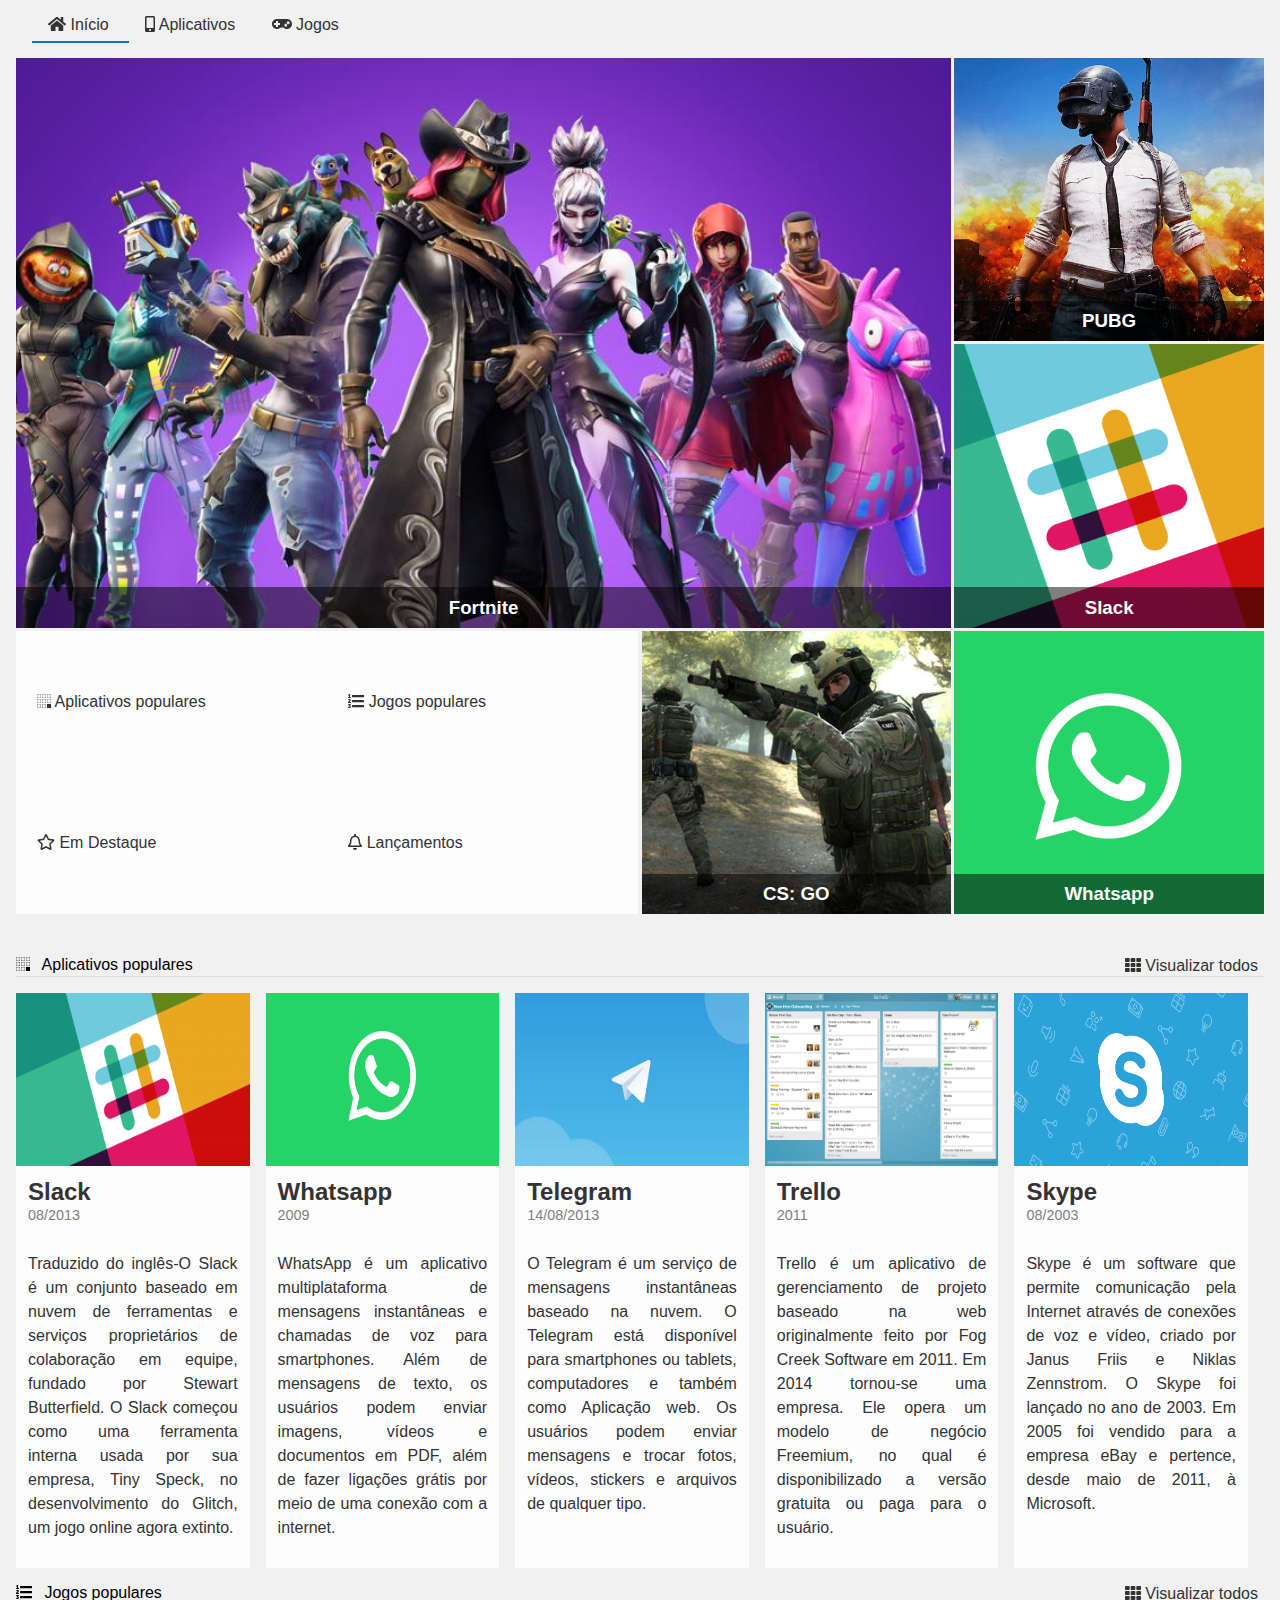
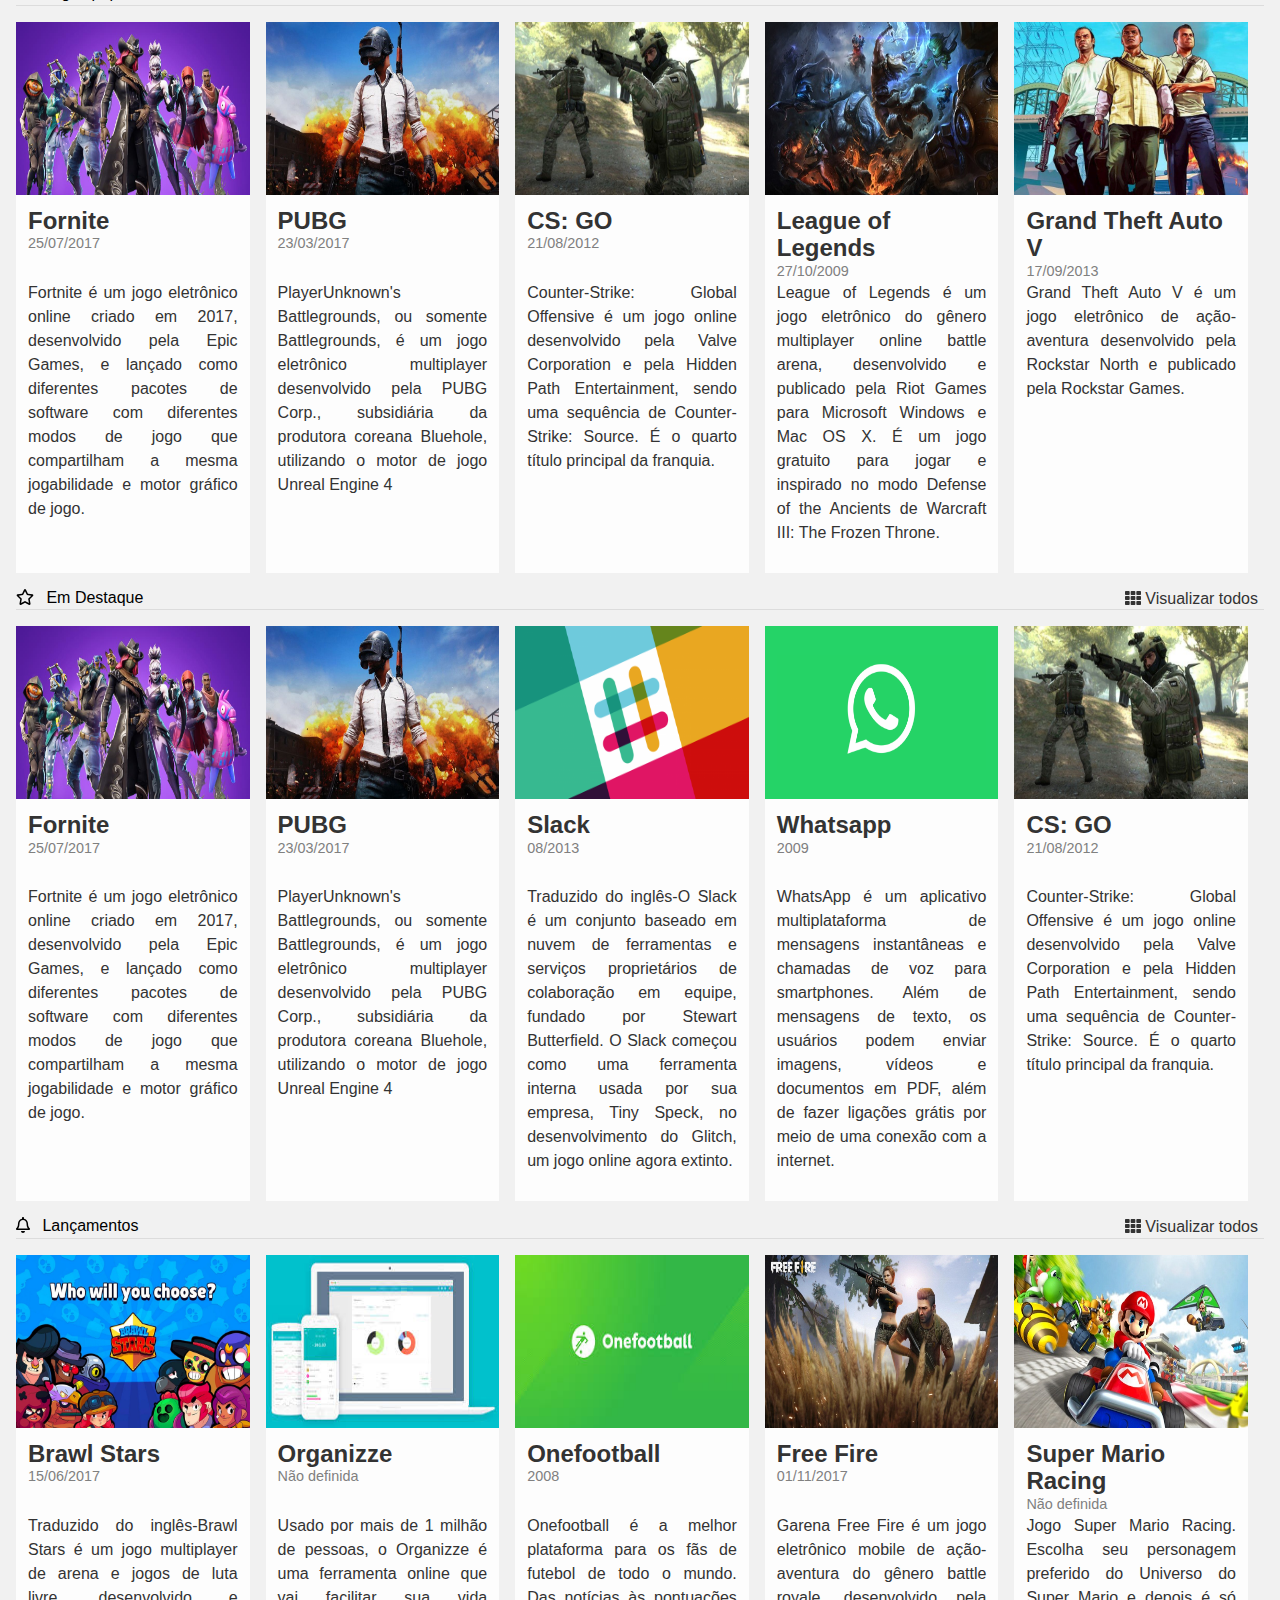
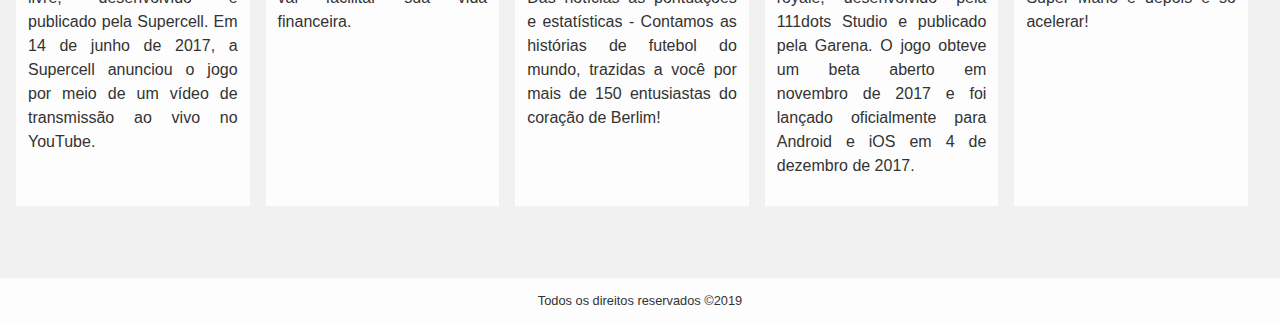
<file: Projeto Inicial Grid Layout/alura-store/index.html>
<!DOCTYPE html>
<html lang="en">
    <head>
        <meta charset="UTF-8">
        <meta name="viewport" content="width=device-width, initial-scale=1.0">
        <meta http-equiv="X-UA-Compatible" content="ie=edge">
        <title>Alura Store | Baixe nossos aplicativos e jogos</title>
        <link rel="stylesheet" href="./assets/css/normalize.css">
        <link rel="stylesheet" href="./assets/css/reset.css">
        <link rel="stylesheet" href=./assets/css/base.css>
        <link rel="stylesheet" href="./assets/css/style.css">
        <link rel="stylesheet" href="./assets/css/destaque.css">
        <link rel="stylesheet" href="./assets/css/populares.css">
        <link rel="stylesheet" href="./assets/css/menu.css">
        <link rel="stylesheet" href="./assets/css/responsivo.css">
    </head>

    <body class="app">
        <header class="cabecalho">
            <nav class="menu">
                <ul class="menu__lista">
                    <li class="menu__item">
                        <a class="menu__link ativo" href="#">
                            <i class="fas fa-home"></i>
                            Início
                        </a>
                        <a class="menu__link" href="#">
                            <i class="fas fa-mobile-alt"></i>
                            Aplicativos</a>
                        <a class="menu__link" href="#">
                            <i class="fas fa-gamepad"></i>
                            Jogos
                        </a>
                    </li>
                </ul>
            </nav>
        </header>

        <main class="conteudo">
            <section class="destaques">
                <div class="destaques__principal caixa">
                    <h3 class="destaques__titulo">Fortnite</h3>
                </div>
                <div class="destaques__secundario caixa">
                    <h3 class="destaques__titulo">PUBG</h3>
                </div>
                <div class="destaques__secundario caixa">
                    <h3 class="destaques__titulo">Slack</h3>
                </div>
                <div class="destaques__secundario caixa">
                    <h3 class="destaques__titulo">Whatsapp</h3>
                </div>
                <div class="destaques__secundario caixa">
                    <h3 class="destaques__titulo">CS: GO</h3>
                </div>
                <div class="destaques__categorias">

                    <ul class="destaques__categorias___lista">
                        
                        <li class="destaques__categorias___item">
                            <a class="destaques__categorias___link" href="#">
                                <i class="destaques__categorias___icone fab fa-buromobelexperte"></i>
                                Aplicativos populares
                            </a>
                        </li>

                        <li class="destaques__categorias___item">
                            <a class="destaques__categorias___link" href="#">
                                <i class="fas fa-list-ol"></i>
                                Jogos populares
                            </a>
                        </li>

                        <li class="destaques__categorias___item">
                            <a class="destaques__categorias___link" href="#">
                                <i class="far fa-star"></i>
                                Em Destaque
                            </a>
                        </li>

                        <li class="destaques__categorias___item">
                            <a class="destaques__categorias___link" href="#">
                                <i class="far fa-bell"></i>
                                Lançamentos
                            </a>
                        </li>
                    </ul>
                </div>
            </section>

            <section class="populares">
                <div class="populares__itens">
                    <div class="populares__info">
                        <div class="populares__cabecalho">
                            <h4 class="populares__titulo">
                                <i class="populares__icone fab fa-buromobelexperte"></i>
                                Aplicativos populares
                            </h4>
                            <button class="populares__botao">
                                <i class="fas fa-th"></i>
                                Visualizar todos
                            </button>
                        </div>
                    </div>
                    <div class="populares__conteudo">
                        <div class="populares__card">
                            <img class="populares__card___imagem" src="./assets/img/slack.png">
                            <div class="populares__card___corpo">
                                <div class="populares__card___cabecalho">
                                    <h5 class="populares__card___titulo">Slack</h5>
                                    <time class="populares__card___data" datetime="2013-08-01">08/2013</time>
                                </div>
                                <div class="populares__card___descricao">
                                    Traduzido do inglês-O Slack é um conjunto baseado em nuvem de ferramentas e serviços proprietários de colaboração em equipe, fundado por Stewart Butterfield. O Slack começou como uma ferramenta interna usada por sua empresa, Tiny Speck, no desenvolvimento do Glitch, um jogo online agora extinto.
                                </div>
                            </div>
                        </div>
                        <div class="populares__card">
                            <img class="populares__card___imagem" src="./assets/img/whatsapp.png">
                            <div class="populares__card___corpo">
                                <div class="populares__card___cabecalho">
                                    <h5 class="populares__card___titulo">Whatsapp</h5>
                                    <time class="populares__card___data" datetime="20090-01-01">2009</time>
                                </div>
                                <div class="populares__card___descricao">
                                    WhatsApp é um aplicativo multiplataforma de mensagens instantâneas e chamadas de voz para smartphones. Além de mensagens de texto, os usuários podem enviar imagens, vídeos e documentos em PDF, além de fazer ligações grátis por meio de uma conexão com a internet.
                                </div>
                            </div>
                        </div>
                        <div class="populares__card">
                            <img class="populares__card___imagem" src="./assets/img/telegram.jpeg">
                            <div class="populares__card___corpo">
                                <div class="populares__card___cabecalho">
                                    <h5 class="populares__card___titulo">Telegram</h5>
                                    <time class="populares__card___data" datetime="2013-08-14">14/08/2013</time>
                                </div>
                                <div class="populares__card___descricao">
                                    O Telegram é um serviço de mensagens instantâneas baseado na nuvem. O Telegram está disponível para smartphones ou tablets, computadores e também como Aplicação web. Os usuários podem enviar mensagens e trocar fotos, vídeos, stickers e arquivos de qualquer tipo.
                                </div>
                            </div>
                        </div>
                        <div class="populares__card">
                            <img class="populares__card___imagem" src="./assets/img/trello.jpg">
                            <div class="populares__card___corpo">
                                <div class="populares__card___cabecalho">
                                    <h5 class="populares__card___titulo">Trello</h5>
                                    <time class="populares__card___data" datetime="2011-01-01">2011</time>
                                </div>
                                <div class="populares__card___descricao">
                                    Trello é um aplicativo de gerenciamento de projeto baseado na web originalmente feito por Fog Creek Software em 2011. Em 2014 tornou-se uma empresa. Ele opera um modelo de negócio Freemium, no qual é disponibilizado a versão gratuita ou paga para o usuário.
                                </div>
                            </div>
                        </div>
                        <div class="populares__card">
                            <img class="populares__card___imagem" src="./assets/img/skype.png">
                            <div class="populares__card___corpo">
                                <div class="populares__card___cabecalho">
                                    <h5 class="populares__card___titulo">Skype</h5>
                                    <time class="populares__card___data" datetime="2003-08-01">08/2003</time>
                                </div>
                                <div class="populares__card___descricao">
                                    Skype é um software que permite comunicação pela Internet através de conexões de voz e vídeo, criado por Janus Friis e Niklas Zennstrom. O Skype foi lançado no ano de 2003. Em 2005 foi vendido para a empresa eBay e pertence, desde maio de 2011, à Microsoft.
                                </div>
                            </div>
                        </div>
                    </div>
                </div>
                <div class="populares__itens">
                    <div class="populares__info">
                        <div class="populares__cabecalho">
                            <h4 class="populares__titulo">
                                <i class="populares__icone fas fa-list-ol"></i>
                                Jogos populares
                            </h4>
                            <button class="populares__botao">
                                <i class="fas fa-th"></i>
                                Visualizar todos
                            </button>
                        </div>
                    </div>
                    <div class="populares__conteudo">
                        <div class="populares__card">
                            <img class="populares__card___imagem" src="./assets/img/fortnite.jpg">
                            <div class="populares__card___corpo">
                                <div class="populares__card___cabecalho">
                                    <h5 class="populares__card___titulo">Fornite</h5>
                                    <time class="populares__card___data" datetime="2017-07-25">25/07/2017</time>
                                </div>
                                <div class="populares__card___descricao">
                                    Fortnite é um jogo eletrônico online criado em 2017, desenvolvido pela Epic Games, e lançado como diferentes pacotes de software com diferentes modos de jogo que compartilham a mesma jogabilidade e motor gráfico de jogo.
                                </div>
                            </div>
                        </div>
                        <div class="populares__card">
                            <img class="populares__card___imagem" src="./assets/img/pubg.jpg">
                            <div class="populares__card___corpo">
                                <div class="populares__card___cabecalho">
                                    <h5 class="populares__card___titulo">PUBG</h5>
                                    <time class="populares__card___data" datetime="2017-03-23">23/03/2017</time>
                                </div>
                                <div class="populares__card___descricao">
                                    PlayerUnknown's Battlegrounds, ou somente Battlegrounds, é um jogo eletrônico multiplayer desenvolvido pela PUBG Corp., subsidiária da produtora coreana Bluehole, utilizando o motor de jogo Unreal Engine 4
                                </div>
                            </div>
                        </div>
                        <div class="populares__card">
                            <img class="populares__card___imagem" src="./assets/img/cs-go.jpg">
                            <div class="populares__card___corpo">
                                <div class="populares__card___cabecalho">
                                    <h5 class="populares__card___titulo">CS: GO</h5>
                                    <time class="populares__card___data" datetime="2012-08-21">21/08/2012</time>
                                </div>
                                <div class="populares__card___descricao">
                                    Counter-Strike: Global Offensive é um jogo online desenvolvido pela Valve Corporation e pela Hidden Path Entertainment, sendo uma sequência de Counter-Strike: Source. É o quarto título principal da franquia.
                                </div>
                            </div>
                        </div>
                        <div class="populares__card">
                            <img class="populares__card___imagem" src="./assets/img/lol.jpg">
                            <div class="populares__card___corpo">
                                <div class="populares__card___cabecalho">
                                    <h5 class="populares__card___titulo">League of Legends</h5>
                                    <time class="populares__card___data" datetime="2009-10-27">27/10/2009</time>
                                </div>
                                <div class="populares__card___descricao">
                                    League of Legends é um jogo eletrônico do gênero multiplayer online battle arena, desenvolvido e publicado pela Riot Games para Microsoft Windows e Mac OS X. É um jogo gratuito para jogar e inspirado no modo Defense of the Ancients de Warcraft III: The Frozen Throne.
                                </div>
                            </div>
                        </div>
                        <div class="populares__card">
                            <img class="populares__card___imagem" src="./assets/img/gta-v.jpg">
                            <div class="populares__card___corpo">
                                <div class="populares__card___cabecalho">
                                    <h5 class="populares__card___titulo">Grand Theft Auto V</h5>
                                    <time class="populares__card___data" datetime="2013-09-17">17/09/2013</time>
                                </div>
                                <div class="populares__card___descricao">
                                    Grand Theft Auto V é um jogo eletrônico de ação-aventura desenvolvido pela Rockstar North e publicado pela Rockstar Games.
                                </div>
                            </div>
                        </div>
                    </div>
                </div>
                <div class="populares__itens">
                    <div class="populares__info">
                        <div class="populares__cabecalho">
                            <h4 class="populares__titulo">
                                <i class="populares__icone far fa-star"></i>
                                Em Destaque
                            </h4>
                            <button class="populares__botao">
                                <i class="fas fa-th"></i>
                                Visualizar todos
                            </button>
                        </div>
                    </div>
                    <div class="populares__conteudo">
                        <div class="populares__card">
                            <img class="populares__card___imagem" src="./assets/img/fortnite.jpg">
                            <div class="populares__card___corpo">
                                <div class="populares__card___cabecalho">
                                    <h5 class="populares__card___titulo">Fornite</h5>
                                    <time class="populares__card___data" datetime="2017-07-25">25/07/2017</time>
                                </div>
                                <div class="populares__card___descricao">
                                    Fortnite é um jogo eletrônico online criado em 2017, desenvolvido pela Epic Games, e lançado como diferentes pacotes de software com diferentes modos de jogo que compartilham a mesma jogabilidade e motor gráfico de jogo.
                                </div>
                            </div>
                        </div>
                        <div class="populares__card">
                            <img class="populares__card___imagem" src="./assets/img/pubg.jpg">
                            <div class="populares__card___corpo">
                                <div class="populares__card___cabecalho">
                                    <h5 class="populares__card___titulo">PUBG</h5>
                                    <time class="populares__card___data" datetime="2017-03-23">23/03/2017</time>
                                </div>
                                <div class="populares__card___descricao">
                                    PlayerUnknown's Battlegrounds, ou somente Battlegrounds, é um jogo eletrônico multiplayer desenvolvido pela PUBG Corp., subsidiária da produtora coreana Bluehole, utilizando o motor de jogo Unreal Engine 4
                                </div>
                            </div>
                        </div>
                        <div class="populares__card">
                            <img class="populares__card___imagem" src="./assets/img/slack.png">
                            <div class="populares__card___corpo">
                                <div class="populares__card___cabecalho">
                                    <h5 class="populares__card___titulo">Slack</h5>
                                    <time class="populares__card___data" datetime="2013-08-01">08/2013</time>
                                </div>
                                <div class="populares__card___descricao">
                                    Traduzido do inglês-O Slack é um conjunto baseado em nuvem de ferramentas e serviços proprietários de colaboração em equipe, fundado por Stewart Butterfield. O Slack começou como uma ferramenta interna usada por sua empresa, Tiny Speck, no desenvolvimento do Glitch, um jogo online agora extinto.
                                </div>
                            </div>
                        </div>
                        <div class="populares__card">
                            <img class="populares__card___imagem" src="./assets/img/whatsapp.png">
                            <div class="populares__card___corpo">
                                <div class="populares__card___cabecalho">
                                    <h5 class="populares__card___titulo">Whatsapp</h5>
                                    <time class="populares__card___data" datetime="20090-01-01">2009</time>
                                </div>
                                <div class="populares__card___descricao">
                                    WhatsApp é um aplicativo multiplataforma de mensagens instantâneas e chamadas de voz para smartphones. Além de mensagens de texto, os usuários podem enviar imagens, vídeos e documentos em PDF, além de fazer ligações grátis por meio de uma conexão com a internet.
                                </div>
                            </div>
                        </div>
                        <div class="populares__card">
                            <img class="populares__card___imagem" src="./assets/img/cs-go.jpg"> 
                            <div class="populares__card___corpo">
                                <div class="populares__card___cabecalho">
                                    <h5 class="populares__card___titulo">CS: GO</h5>
                                    <time class="populares__card___data" datetime="2012-08-21">21/08/2012</time>
                                </div>
                                <div class="populares__card___descricao">
                                    Counter-Strike: Global Offensive é um jogo online desenvolvido pela Valve Corporation e pela Hidden Path Entertainment, sendo uma sequência de Counter-Strike: Source. É o quarto título principal da franquia.
                                </div>
                            </div>
                        </div>
                    </div>
                </div>
                <div class="populares__itens">
                    <div class="populares__info">
                        <div class="populares__cabecalho">
                            <h4 class="populares__titulo">
                                <i class="populares__icone far fa-bell"></i>
                                Lançamentos
                            </h4>
                            <button class="populares__botao">
                                <i class="fas fa-th"></i>
                                Visualizar todos
                            </button>
                        </div>
                    </div>
                    <div class="populares__conteudo">
                        <div class="populares__card">
                            <img class="populares__card___imagem" src="./assets/img/brawl-stars.jpg"> 
                            <div class="populares__card___corpo">
                                <div class="populares__card___cabecalho">
                                    <h5 class="populares__card___titulo">Brawl Stars</h5>
                                    <time class="populares__card___data" datetime="2017-06-15">15/06/2017</time>
                                </div>
                                <div class="populares__card___descricao">
                                    Traduzido do inglês-Brawl Stars é um jogo multiplayer de arena e jogos de luta livre, desenvolvido e publicado pela Supercell. Em 14 de junho de 2017, a Supercell anunciou o jogo por meio de um vídeo de transmissão ao vivo no YouTube.
                                </div>
                            </div>
                        </div>
                        <div class="populares__card">
                            <img class="populares__card___imagem" src="./assets/img/organizze.jpeg"> 
                            <div class="populares__card___corpo">
                                <div class="populares__card___cabecalho">
                                    <h5 class="populares__card___titulo">Organizze</h5>
                                    <time class="populares__card___data" datetime="">Não definida</time>
                                </div>
                                <div class="populares__card___descricao">
                                    Usado por mais de 1 milhão de pessoas, o Organizze é uma ferramenta online que vai facilitar sua vida financeira.  
                                </div>
                            </div>
                        </div>
                        <div class="populares__card">
                            <img class="populares__card___imagem" src="./assets/img/onefotball.jpeg"> 
                            <div class="populares__card___corpo">
                                <div class="populares__card___cabecalho">
                                    <h5 class="populares__card___titulo">Onefootball</h5>
                                    <time class="populares__card___data" datetime="2008-01-01">2008</time>
                                </div>
                                <div class="populares__card___descricao">
                                    Onefootball é a melhor plataforma para os fãs de futebol de todo o mundo. Das notícias às pontuações e estatísticas - Contamos as histórias de futebol do mundo, trazidas a você por mais de 150 entusiastas do coração de Berlim!
                                </div>
                            </div>
                        </div>
                        <div class="populares__card">
                            <img class="populares__card___imagem" src="./assets/img/free-fire.jpg"> 
                            <div class="populares__card___corpo">
                                <div class="populares__card___cabecalho">
                                    <h5 class="populares__card___titulo">Free Fire</h5>
                                    <time class="populares__card___data" datetime="2017-11-01">01/11/2017</time>
                                </div>
                                <div class="populares__card___descricao">
                                    Garena Free Fire é um jogo eletrônico mobile de ação-aventura do gênero battle royale, desenvolvido pela 111dots Studio e publicado pela Garena. O jogo obteve um beta aberto em novembro de 2017 e foi lançado oficialmente para Android e iOS em 4 de dezembro de 2017.
                                </div>
                            </div>
                        </div>
                        <div class="populares__card">
                            <img class="populares__card___imagem" src="./assets/img/mario-kart.jpg"> 
                            <div class="populares__card___corpo">
                                <div class="populares__card___cabecalho">
                                    <h5 class="populares__card___titulo">Super Mario Racing</h5>
                                    <time class="populares__card___data" datetime="">Não definida</time>
                                </div>
                                <div class="populares__card___descricao">
                                    Jogo Super Mario Racing. Escolha seu personagem preferido do Universo do Super Mario e depois é só acelerar!
                                </div>
                            </div>
                        </div>
                    </div>
                </div>
            </section>
        </main>

        <footer class="rodape">Todos os direitos reservados &copy;2019</footer>

        <script src="./assets/js/fontawesome.all.min.js"></script>
    </body>
</html>
</file>
<file: Projeto Inicial Grid Layout/alura-store/assets/css/style.css>
.app {
    background: var(--branco);
    display: grid;  
    font-family: Arial, Helvetica, sans-serif;

    grid-template-areas: "cabecalho" "conteudo" "rodape";
    grid-template-columns: auto auto auto;
    grid-template-rows: 3.125rem auto auto;
}

.cabecalho {
    align-items: center;
    display: flex;
    grid-area: cabecalho;
    padding: 0 2rem;
}
 
.conteudo {
    grid-area: conteudo;
    padding: .5rem 1rem;
}

.rodape {
    background: #fdfdfd;
    grid-area: rodape;
    color: #333333;
    font-size: .8rem;
    padding: 1rem;
    text-align: center;
}

.destaques__categorias___link {
    color: inherit;
}
</file>
<file: Projeto Inicial Grid Layout/alura-store/assets/css/destaque.css>
.caixa {
    display: flex;
    align-items: flex-end;
    justify-content: center;    
}

.destaques {
    display: grid;
    grid-gap: .2rem;
    width: calc(100% - 0.6rem);
    grid-template-columns: 25% 25% 25% 25%;
    grid-template-rows: 33.33% 33.33% 33.33%;
    height: calc(100vh - 3.125rem);
}

.destaques__titulo {
   background-color: rgb(0, 0, 0, .5);
   color: #fdfdfd;
   padding: .6rem;
   text-align: center;
   width: 100%;
}

.destaques__principal {
    background: url('../img/fortnite.jpg') center / cover no-repeat;
    grid-row: 1 / 3;
}

.destaques__secundario:nth-child(2) {
    background: url('../img/pubg.jpg') center / cover no-repeat;
}

.destaques__secundario:nth-child(3) {
    background: url('../img/slack.png') center / cover no-repeat;
}

.destaques__secundario:nth-child(4) {
    background: url('../img/whatsapp.png') center / cover no-repeat;
}

.destaques__secundario:nth-child(5) {
    background: url('../img/cs-go.jpg') center / cover no-repeat;
}

.destaques__categorias {
    grid-row: 3 / 3;
}

.destaques__categorias___lista {
    display: flex;
    flex-wrap: wrap;
    height: 100%;
    justify-content: space-between;
}

.destaques__categorias___item {
    display: flex;
    align-items: center;
    background: #fdfdfd;
    border-left: 5px solid transparent;
    color: #333333;
    padding: 1rem;
    width: 50%;
}
</file>
<file: Projeto Inicial Grid Layout/alura-store/assets/css/populares.css>
.populares {
    padding: 3rem 0;
}

.populares__conteudo {
    display: flex;
    flex-wrap: wrap;
    grid-area: conteudo;
    padding: 1rem 0;
}

.populares__card {
    background: #fdfdfd;
    display: grid;
    grid-template-areas: 
    "card-imagem"
    "card-corpo";
    grid-template-columns: 100%;

}

.populares__card___imagem {
    grid-area: card-imagem;
    height: 100%;
    width: 100%;
}

.populares__card___corpo {
    display: grid;
    grid-area: card-corpo;
    padding: .75rem;
    grid-template-areas: 
        "card-cabecalho"
        "card-conteudo";
    grid-template-rows: 3.125rem auto;
    grid-row-gap: .5rem;
}

.populares__card___titulo {
    color: #333333;
    font-size: 1.5rem;
}

.populares__card___data {
    color: #808080;
    font-size: .9rem;
}

.populares__card___descricao {
    color: #333333;
    line-height: 1.5;
    margin: 1rem 0;
    text-align: justify;

}

.populares__titulo {
    font-weight: 500;
}

.populares__icone {
    margin-right: 0.5rem;
}

.populares__cabecalho {
    border-bottom: 1px solid #dcdcdc;
    display: flex;
    justify-content: space-between;
}

.populares__botao {
    background: transparent;
    border: none;
    color: #333333;
}
</file>
<file: Projeto Inicial Grid Layout/alura-store/assets/css/menu.css>
.menu__link {
 color: #333333;
 padding: .5rem 1rem;
}

.menu__link:hover, .menu__link.ativo {
    border-bottom: 2px solid #0073e6;
}
</file>
<file: Projeto Inicial Grid Layout/alura-store/assets/css/responsivo.css>
@media screen and (min-width: 0) {

    .destaques__principal, .destaques__categorias {
        grid-column: 1 / 5;
        
    }

    .destaques__secundario:nth-child(2) {
        display: none;
        grid-column: none;
        grid-row: none;
    }

    .destaques__secundario:nth-child(3) {
        display: none;
        grid-column: none;
        grid-row: none;
    }
    
    .destaques__secundario:nth-child(4) {
        display: none;
        grid-column: none;
        grid-row: none;
    }
    
    .destaques__secundario:nth-child(5) {
        display: none;
        grid-column: none;
        grid-row: none;
    }

    .populares__conteudo {
        flex-direction: column;
    }

    .populares__card {
        grid-template-rows: 150px auto;
        width: 100%;
        margin-right: 1rem;
        margin-bottom: 3rem;
    }
}

@media screen and (min-width: 768px) {

    .destaques__principal {
        grid-column: 1 / 4;
        
    }

    .destaques__secundario:nth-child(2) {
        display: flex;
        grid-column: 4 / 4;
        grid-row: 1 / 1;
    }

    .destaques__secundario:nth-child(3) {
        display: flex;
        grid-column: 4 / 4;
        grid-row: 2 / 2;
    }
    
    .destaques__secundario:nth-child(4) {
        display: flex;
        grid-column: 4 / 4;
        grid-row: 3 / 3;
    }
    
    .destaques__secundario:nth-child(5) {
        display: flex;
        grid-column: 3 / 4;
        grid-row: 3 / 3;
    }

    .destaques__categorias {
        grid-column: 1 / 3;
    }

    .populares__conteudo {
        flex-direction: row;
    }

    .populares__card {
        grid-template-rows: 173px auto;
        width: calc(50% - 1rem);

    }
}

@media screen and (min-width: 992px) {
    
    .populares__card {
        width: calc(33.33% - 1rem);
    }
    
}

@media screen and (min-width: 1200px) {
    .populares__card {
        width: calc(20% - 1rem);
        margin-bottom: 0;
    }
}
</file>
